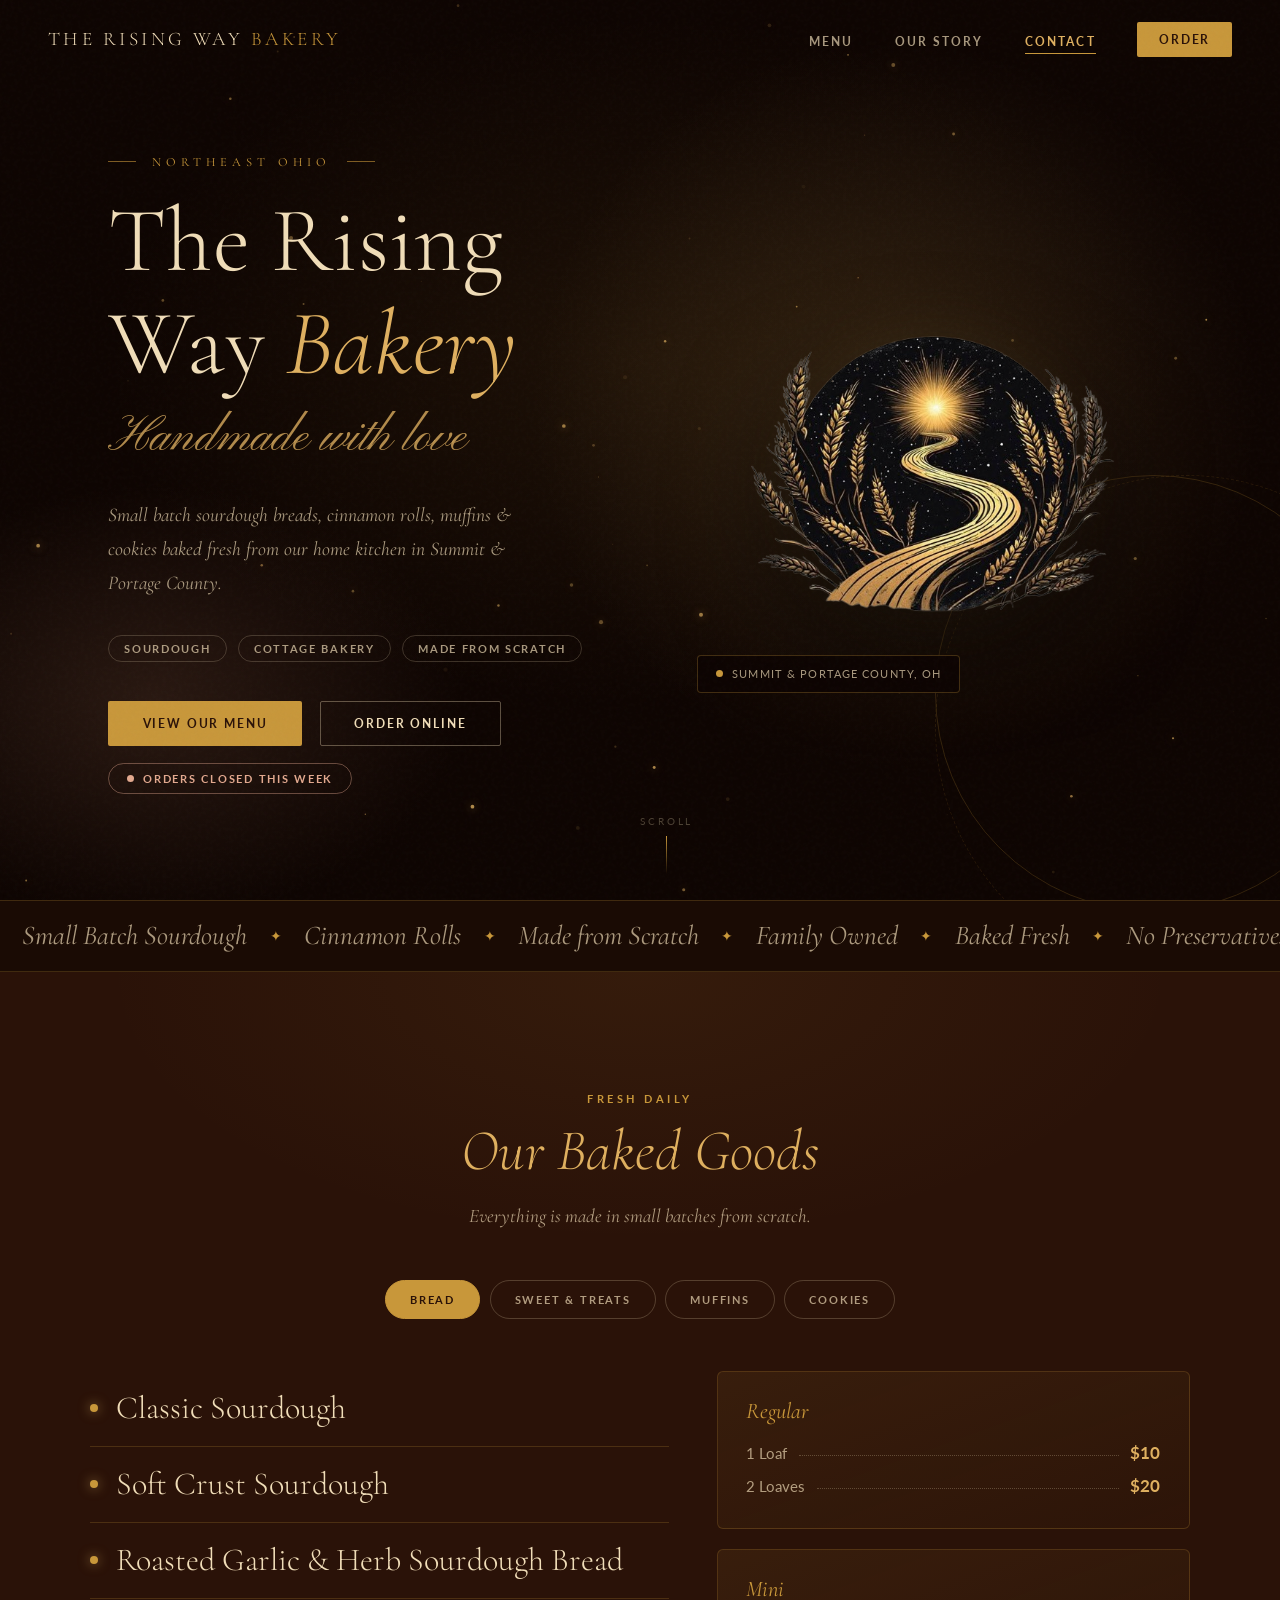
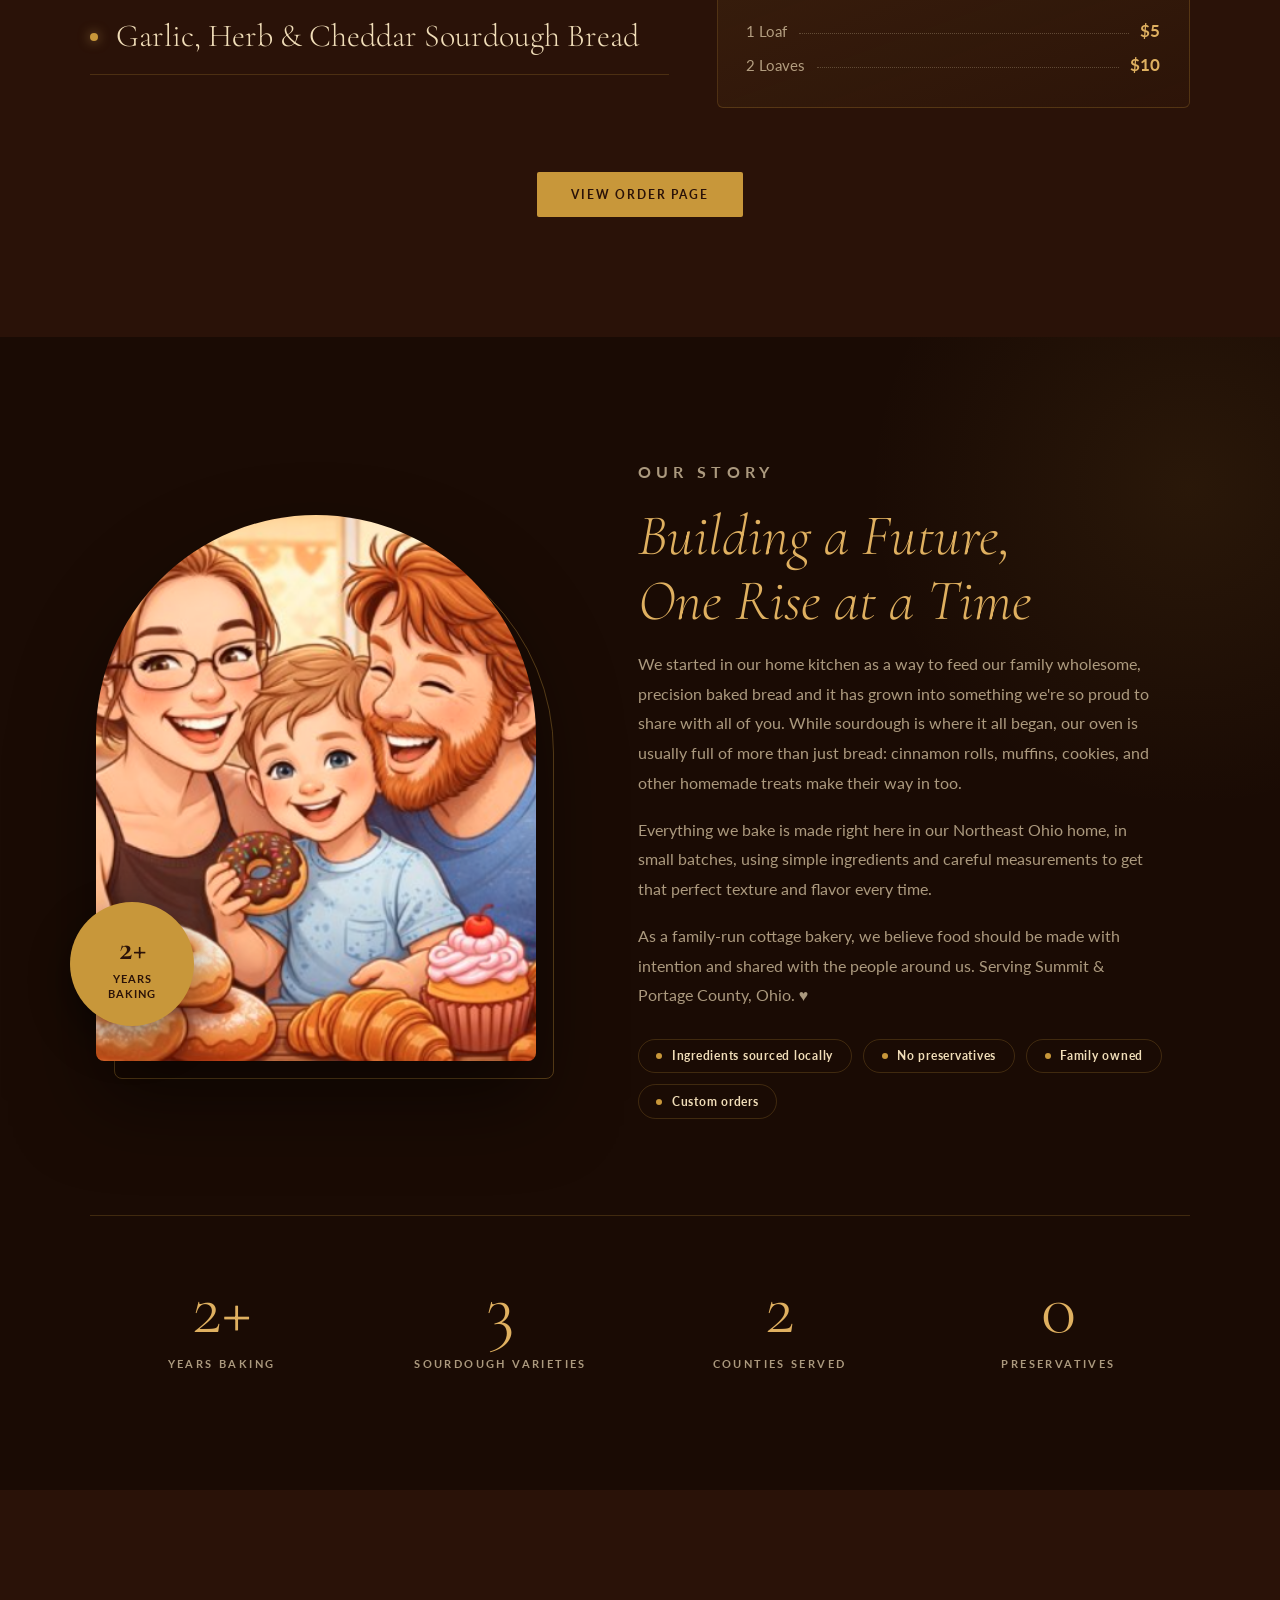
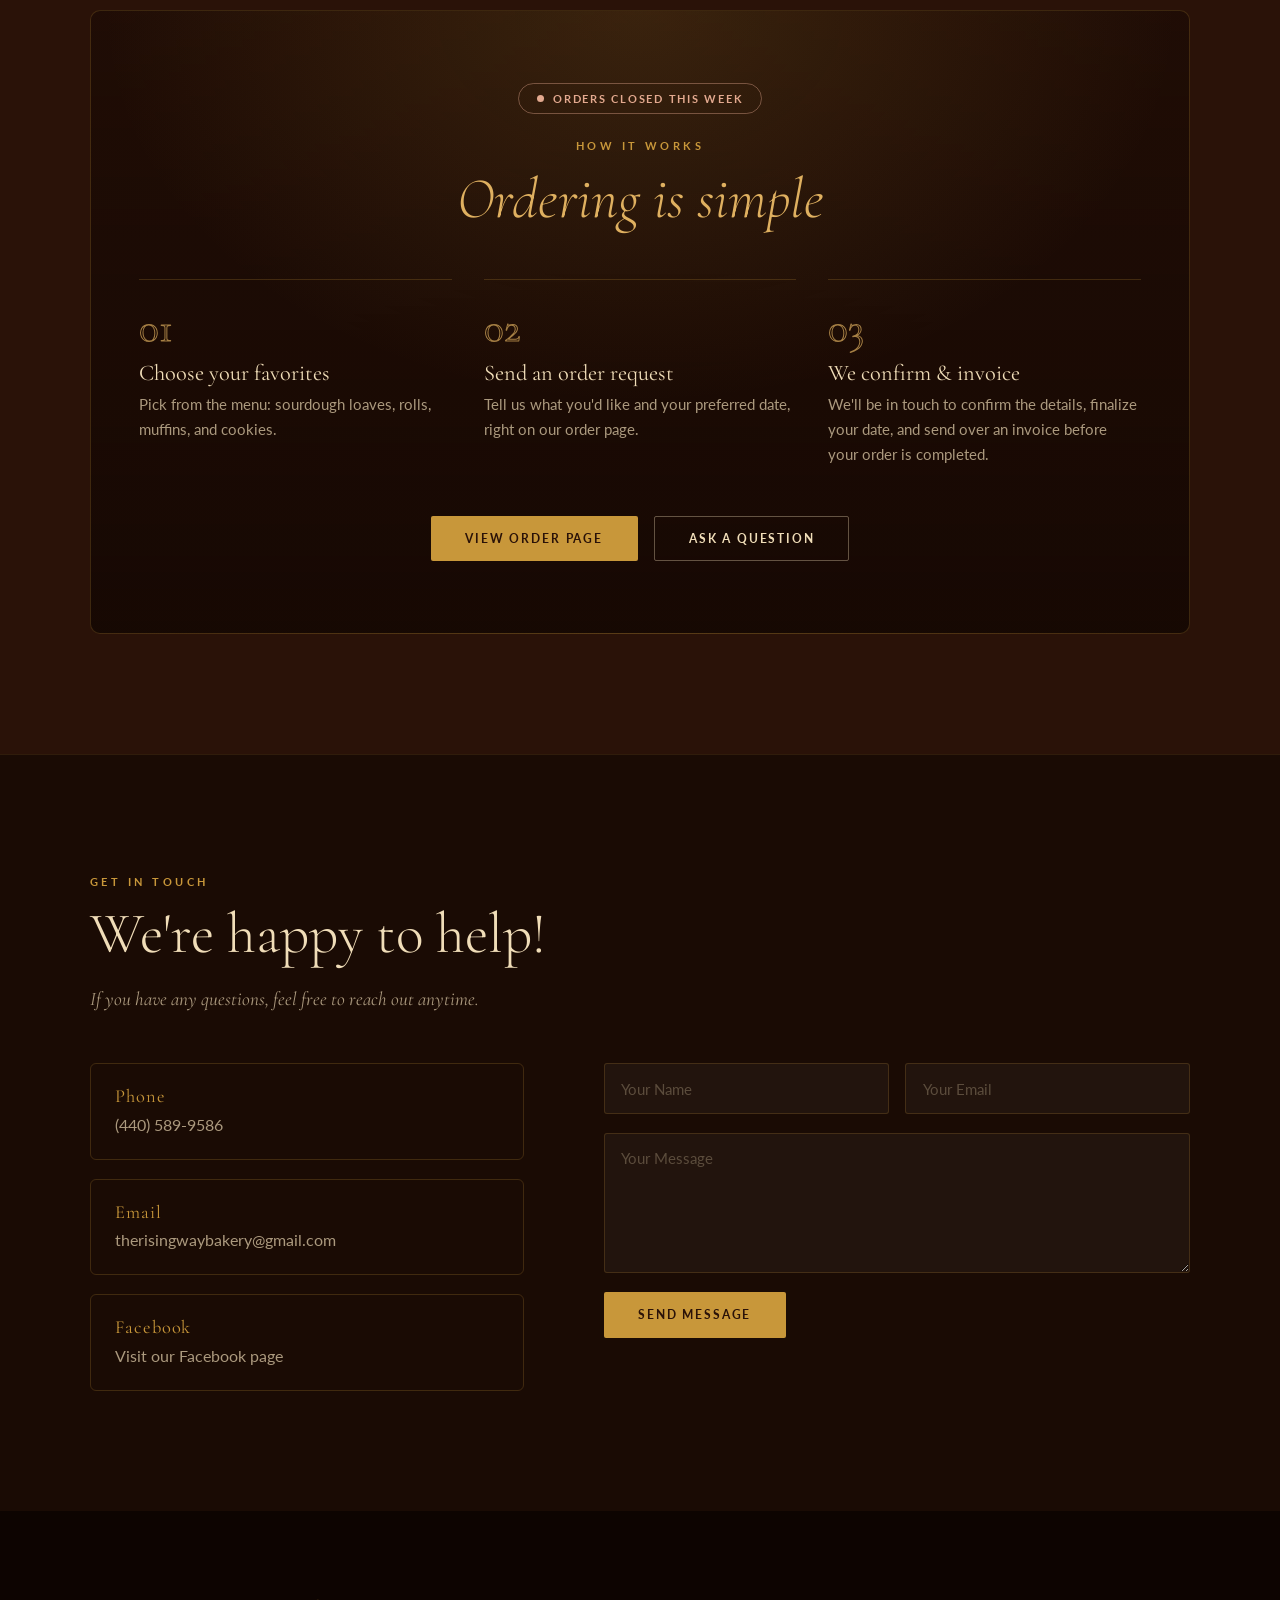
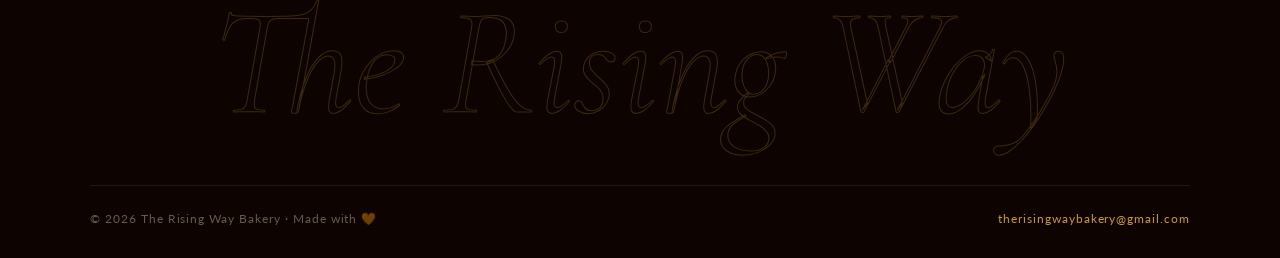
<file: index.html>
<!DOCTYPE html>
<html lang="en">
<head>
  <meta charset="UTF-8">
  <meta name="viewport" content="width=device-width, initial-scale=1.0">
  <meta name="Author" content="Bryan Thomas">
  <meta name="description" content="The Rising Way Bakery: small batch sourdough, cinnamon rolls, muffins and cookies baked fresh in Summit & Portage County, Ohio.">
  <meta name="theme-color" content="#0D0401">
  <title>The Rising Way Bakery</title>
  <link rel="preconnect" href="https://fonts.googleapis.com">
  <link rel="preconnect" href="https://fonts.gstatic.com" crossorigin>
  <link href="https://fonts.googleapis.com/css2?family=Pinyon+Script&family=Cormorant+Garamond:ital,wght@0,300;0,400;0,600;1,300;1,400&family=Lato:wght@300;400;700&display=swap" rel="stylesheet">
  <link rel="icon" href="icons8-bread-and-rye-64.png" type="image/png">
  <link rel="stylesheet" href="style.css">
  <script>
    document.documentElement.classList.add('js');
    setTimeout(function () { document.documentElement.classList.add('reveal-all'); }, 4000);
  </script>
</head>
<body>

  <div class="progress" aria-hidden="true"></div>

  <!-- NAV -->
  <nav>
    <a href="#top" class="nav-logo">The Rising Way <span>Bakery</span></a>
    <button class="nav-toggle" aria-label="Menu" aria-expanded="false" aria-controls="nav-links"><span></span><span></span></button>
    <ul id="nav-links">
      <li><a href="#menu">Menu</a></li>
      <li><a href="#about">Our Story</a></li>
      <li><a href="#contact">Contact</a></li>
      <li><a href="order.html" class="btn btn-primary btn-small">Order</a></li>
    </ul>
  </nav>

  <!-- HERO -->
  <header class="hero" id="top">
    <canvas id="embers" aria-hidden="true"></canvas>

    <div class="hero-inner">
      <div class="hero-text">
        <span class="hero-eyebrow">Northeast Ohio</span>

        <h1 class="hero-title" aria-label="The Rising Way Bakery">
          <span class="word" aria-hidden="true"><span style="--i:0">The</span></span><span class="word" aria-hidden="true"><span style="--i:1">Rising</span></span><br>
          <span class="word" aria-hidden="true"><span style="--i:2">Way</span></span><span class="word em" aria-hidden="true"><span style="--i:3">Bakery</span></span>
        </h1>

        <p class="hero-subtitle">Handmade with love</p>

        <p class="hero-desc">Small batch sourdough breads, cinnamon rolls, muffins &amp; cookies baked fresh from our home kitchen in Summit &amp; Portage County.</p>

        <div class="hero-tags">
          <span class="hero-tag">Sourdough</span>
          <span class="hero-tag">Cottage Bakery</span>
          <span class="hero-tag">Made from Scratch</span>
        </div>

        <div class="hero-cta">
          <a href="#menu" class="btn btn-primary">View Our Menu</a>
          <a href="order.html" class="btn btn-outline">Order Online</a>
          <span class="status closed" data-order-status>Orders closed this week</span>
        </div>
      </div>

      <div class="hero-visual">
        <div class="emblem">
          <div class="emblem-glow"></div>
          <img src="logo.png" alt="The Rising Way Bakery emblem: a golden path winding through wheat toward a rising sun">
        </div>
        <div class="hero-location"><i></i>Summit &amp; Portage County, OH</div>
      </div>
    </div>

    <div class="scroll-cue" aria-hidden="true">Scroll</div>
  </header>

  <!-- MARQUEE -->
  <div class="marquee" aria-hidden="true">
    <div class="marquee-track">
      <div class="marquee-group">
        <span>Small Batch Sourdough</span><i>&#10022;</i><span>Cinnamon Rolls</span><i>&#10022;</i><span>Made from Scratch</span><i>&#10022;</i><span>Family Owned</span><i>&#10022;</i><span>Baked Fresh</span><i>&#10022;</i><span>No Preservatives</span><i>&#10022;</i>
      </div>
      <div class="marquee-group">
        <span>Small Batch Sourdough</span><i>&#10022;</i><span>Cinnamon Rolls</span><i>&#10022;</i><span>Made from Scratch</span><i>&#10022;</i><span>Family Owned</span><i>&#10022;</i><span>Baked Fresh</span><i>&#10022;</i><span>No Preservatives</span><i>&#10022;</i>
      </div>
    </div>
  </div>

  <main>
    <!-- MENU -->
    <section class="section" id="menu">
      <div class="section-inner">
        <div class="center reveal">
          <p class="section-label">Fresh Daily</p>
          <h2 class="section-title"><em>Our Baked Goods</em></h2>
          <p class="section-sub">Everything is made in small batches from scratch.</p>
        </div>

        <div class="tabs reveal" role="tablist" aria-label="Menu categories" style="--d:.1s">
          <button class="tab" role="tab" id="tab-bread" aria-controls="panel-bread" aria-selected="true">Bread</button>
          <button class="tab" role="tab" id="tab-sweet" aria-controls="panel-sweet" aria-selected="false" tabindex="-1">Sweet &amp; Treats</button>
          <button class="tab" role="tab" id="tab-muffins" aria-controls="panel-muffins" aria-selected="false" tabindex="-1">Muffins</button>
          <button class="tab" role="tab" id="tab-cookies" aria-controls="panel-cookies" aria-selected="false" tabindex="-1">Cookies</button>
        </div>

        <div class="menu-panel reveal" id="panel-bread" role="tabpanel" aria-labelledby="tab-bread" style="--d:.15s">
          <h3 class="panel-title">Bread</h3>
          <ul class="menu-items">
            <li>Classic Sourdough</li>
            <li>Soft Crust Sourdough</li>
            <li>Roasted Garlic &amp; Herb Sourdough Bread</li>
            <li>Garlic, Herb &amp; Cheddar Sourdough Bread</li>
          </ul>
          <div class="menu-prices">
            <div class="price-card">
              <h4>Regular</h4>
              <div class="price-row"><span>1 Loaf</span><b>$10</b></div>
              <div class="price-row"><span>2 Loaves</span><b>$20</b></div>
            </div>
            <div class="price-card">
              <h4>Mini</h4>
              <div class="price-row"><span>1 Loaf</span><b>$5</b></div>
              <div class="price-row"><span>2 Loaves</span><b>$10</b></div>
            </div>
          </div>
        </div>

        <div class="menu-panel" id="panel-sweet" role="tabpanel" aria-labelledby="tab-sweet">
          <h3 class="panel-title">Sweet &amp; Treats</h3>
          <ul class="menu-items">
            <li>Classic Cinnamon Roll</li>
            <li>Chocolate Peanut Butter Roll</li>
          </ul>
          <div class="menu-prices">
            <div class="price-card">
              <h4>Jumbo</h4>
              <div class="price-row"><span>Single</span><b>$5</b></div>
              <div class="price-row"><span>4 Pack</span><b>$15</b></div>
            </div>
            <div class="price-card">
              <h4>Bite Size</h4>
              <div class="price-row"><span>Snack Pack</span><b>$5</b></div>
              <div class="price-row"><span>Party Pack</span><b>$20</b></div>
            </div>
          </div>
        </div>

        <div class="menu-panel" id="panel-muffins" role="tabpanel" aria-labelledby="tab-muffins">
          <h3 class="panel-title">Muffins</h3>
          <ul class="menu-items">
            <li>Blueberry Breakfast Bread</li>
          </ul>
          <div class="menu-prices">
            <div class="price-card">
              <h4>Jumbo</h4>
              <div class="price-row"><span>Single</span><b>$3</b></div>
              <div class="price-row"><span>2 Pack</span><b>$5</b></div>
              <div class="price-row"><span>4 Pack</span><b>$7</b></div>
            </div>
          </div>
        </div>

        <div class="menu-panel" id="panel-cookies" role="tabpanel" aria-labelledby="tab-cookies">
          <h3 class="panel-title">Cookies</h3>
          <ul class="menu-items">
            <li>Assorted Cookies</li>
          </ul>
          <div class="menu-prices">
            <div class="price-card">
              <h4>Cookie</h4>
              <div class="price-row"><span>Single</span><b>$3.50</b></div>
            </div>
          </div>
        </div>

        <div class="menu-foot reveal">
          <a href="order.html" class="btn btn-primary" data-order-button>Order Online</a>
        </div>
      </div>
    </section>

    <!-- STORY -->
    <section class="section" id="about">
      <div class="section-inner">
        <div class="about-grid">
          <div class="arch-wrap reveal">
            <div class="arch"><img src="about.png" alt="The family behind The Rising Way Bakery, smiling together" loading="lazy"></div>
            <div class="about-badge"><strong>2+</strong>Years<br>Baking</div>
          </div>

          <div class="about-text">
            <p class="section-label reveal">Our Story</p>
            <h2 class="section-title reveal" style="--d:.08s"><em>Building a Future,<br>One Rise at a Time</em></h2>
            <p class="reveal" style="--d:.16s">We started in our home kitchen as a way to feed our family wholesome, precision baked bread and it has grown into something we're so proud to share with all of you. While sourdough is where it all began, our oven is usually full of more than just bread: cinnamon rolls, muffins, cookies, and other homemade treats make their way in too.</p>
            <p class="reveal" style="--d:.22s">Everything we bake is made right here in our Northeast Ohio home, in small batches, using simple ingredients and careful measurements to get that perfect texture and flavor every time.</p>
            <p class="reveal" style="--d:.28s">As a family-run cottage bakery, we believe food should be made with intention and shared with the people around us. Serving Summit &amp; Portage County, Ohio. &#9829;</p>
            <div class="values reveal" style="--d:.34s">
              <div class="value-item">Ingredients sourced locally</div>
              <div class="value-item">No preservatives</div>
              <div class="value-item">Family owned</div>
              <div class="value-item">Custom orders</div>
            </div>
          </div>
        </div>

        <div class="stats reveal">
          <div class="stat"><div class="stat-num" data-count="2" data-suffix="+">2+</div><div class="stat-label">Years Baking</div></div>
          <div class="stat"><div class="stat-num" data-count="4">4</div><div class="stat-label">Sourdough Varieties</div></div>
          <div class="stat"><div class="stat-num" data-count="2">2</div><div class="stat-label">Counties Served</div></div>
          <div class="stat"><div class="stat-num" data-count="0">0</div><div class="stat-label">Preservatives</div></div>
        </div>
      </div>
    </section>

    <!-- HOW TO ORDER -->
    <section class="section" id="order">
      <div class="section-inner">
        <div class="order-band reveal">
          <span class="status closed" data-order-status>Orders closed this week</span>
          <p class="section-label">How It Works</p>
          <h2 class="section-title"><em>Ordering is simple</em></h2>

          <div class="order-steps">
            <div class="order-step">
              <h4>Choose your favorites</h4>
              <p>Pick from the menu: sourdough loaves, rolls, muffins, and cookies.</p>
            </div>
            <div class="order-step">
              <h4>Send an order request</h4>
              <p>Tell us what you'd like and your preferred date, right on our order page.</p>
            </div>
            <div class="order-step">
              <h4>We confirm &amp; invoice</h4>
              <p>We'll be in touch to confirm the details, finalize your date, and send over an invoice before your order is completed.</p>
            </div>
          </div>

          <a href="order.html" class="btn btn-primary" data-order-button>Order Online</a>
          <a href="#contact" class="btn btn-outline">Ask a Question</a>
        </div>
      </div>
    </section>

    <!-- CONTACT -->
    <section class="section" id="contact">
      <div class="section-inner">
        <div class="reveal">
          <p class="section-label">Get In Touch</p>
          <h2 class="section-title">We're happy to help!</h2>
          <p class="section-sub">If you have any questions, feel free to reach out anytime.</p>
        </div>

        <div class="contact-grid">
          <div class="info-blocks">
            <div class="info-block reveal">
              <h4>Phone</h4>
              <p>(440) 589-9586</p>
            </div>
            <div class="info-block reveal" style="--d:.08s">
              <h4>Email</h4>
              <a href="mailto:therisingwaybakery@gmail.com">therisingwaybakery@gmail.com</a>
            </div>
            <div class="info-block reveal" style="--d:.16s">
              <h4>Facebook</h4>
              <a href="https://www.facebook.com/profile.php?id=61570867179585" target="_blank" rel="noopener noreferrer">Visit our Facebook page</a>
            </div>
          </div>

          <form class="contact-form reveal" style="--d:.1s" action="https://formspree.io/f/YOUR_FORM_ID" method="POST">
            <div class="form-row">
              <input type="text" name="name" placeholder="Your Name" aria-label="Your name" required>
              <input type="email" name="email" placeholder="Your Email" aria-label="Your email" required>
            </div>
            <textarea name="message" placeholder="Your Message" aria-label="Your message" required></textarea>
            <input type="text" name="_gotcha" style="display:none" tabindex="-1" autocomplete="off">
            <button type="submit" class="btn btn-primary">Send Message</button>
          </form>
        </div>
      </div>
    </section>
  </main>

  <!-- FOOTER -->
  <footer>
    <div class="footer-word" aria-hidden="true">The Rising Way</div>
    <div class="footer-bar">
      <span>&copy; 2026 The Rising Way Bakery &middot; Made with 🧡</span>
      <a href="mailto:therisingwaybakery@gmail.com">therisingwaybakery@gmail.com</a>
    </div>
  </footer>

  <script src="order-status.js"></script>
  <script src="script.js" defer></script>
</body>
</html>
</file>
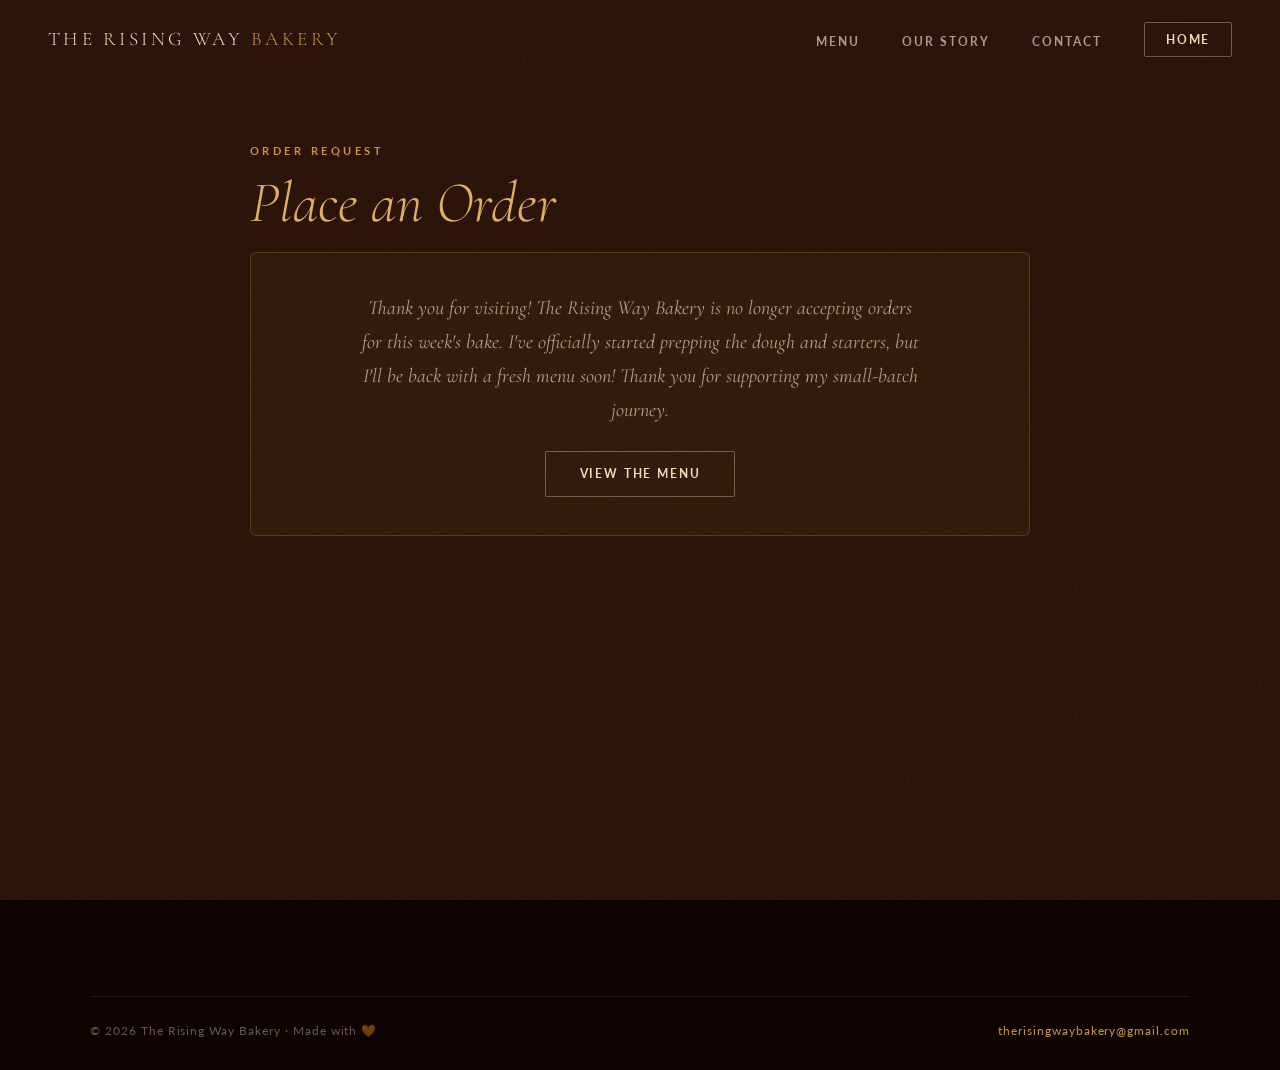
<file: order.html>
<!DOCTYPE html>
<html lang="en">
<head>
  <meta charset="UTF-8">
  <meta name="viewport" content="width=device-width, initial-scale=1.0">
  <meta name="Author" content="Bryan Thomas">
  <title>Order | The Rising Way Bakery</title>
  <link href="https://fonts.googleapis.com/css2?family=Pinyon+Script&family=Cormorant+Garamond:ital,wght@0,300;0,400;0,600;1,300;1,400&family=Lato:wght@300;400;700&display=swap" rel="stylesheet">
  <link rel="icon" href="icons8-bread-and-rye-64.png" type="image/png">
  <link rel="stylesheet" href="style.css">
</head>
<body>

  <div class="progress" aria-hidden="true"></div>

  <!-- NAV -->
  <nav>
    <a href="index.html" class="nav-logo">The Rising Way <span>Bakery</span></a>
    <button class="nav-toggle" aria-label="Menu" aria-expanded="false" aria-controls="nav-links"><span></span><span></span></button>
    <ul id="nav-links">
      <li><a href="index.html#menu">Menu</a></li>
      <li><a href="index.html#about">Our Story</a></li>
      <li><a href="index.html#contact">Contact</a></li>
      <li><a href="index.html" class="btn btn-outline btn-small">Home</a></li>
    </ul>
  </nav>

  <!-- ORDER -->
  <section class="order-page">
    <div class="section-inner">
      <p class="section-label">Order Request</p>
      <h1 class="section-title"><em>Place an Order</em></h1>
      <div class="order-closed" id="order-closed">
        <p id="order-closed-message">Thank you for visiting! The Rising Way Bakery is no longer accepting orders for this week's bake. I've officially started prepping the dough and starters, but I'll be back with a fresh menu soon! Thank you for supporting my small-batch journey.</p>
        <a href="index.html#menu" class="btn btn-outline">View the Menu</a>
      </div>

      <p class="section-sub" id="order-intro" hidden>Choose what you'd like and send it our way. We'll be in touch to confirm the details, finalize your date, and send over an invoice before your order is completed.</p>

      <form class="contact-form order-form" action="https://formspree.io/f/YOUR_FORM_ID" method="POST" hidden>

        <fieldset class="order-fieldset">
          <legend>Your Details</legend>
          <div class="form-row">
            <div class="field">
              <label for="name">Name</label>
              <input type="text" id="name" name="name" required>
            </div>
            <div class="field">
              <label for="email">Email</label>
              <input type="email" id="email" name="email" required>
            </div>
          </div>
          <div class="form-row">
            <div class="field">
              <label for="phone">Phone</label>
              <input type="tel" id="phone" name="phone" required>
            </div>
            <div class="field">
              <label for="date">Preferred Date</label>
              <input type="date" id="date" name="Preferred date" required>
            </div>
          </div>
        </fieldset>

        <fieldset class="order-fieldset">
          <legend>Muffins</legend>
          <div class="order-item">
            <div><span class="order-item-name">Blueberry Breakfast Bread</span><span class="order-item-detail">Jumbo, single</span></div>
            <span class="order-item-price">$3</span>
            <input type="number" min="0" max="99" value="0" data-price="3" name="Blueberry Breakfast Bread - Jumbo Single" aria-label="Quantity: Blueberry Breakfast Bread, jumbo single">
          </div>
          <div class="order-item">
            <div><span class="order-item-name">Blueberry Breakfast Bread</span><span class="order-item-detail">Jumbo, 2 pack</span></div>
            <span class="order-item-price">$5</span>
            <input type="number" min="0" max="99" value="0" data-price="5" name="Blueberry Breakfast Bread - Jumbo 2 Pack" aria-label="Quantity: Blueberry Breakfast Bread, jumbo 2 pack">
          </div>
          <div class="order-item">
            <div><span class="order-item-name">Blueberry Breakfast Bread</span><span class="order-item-detail">Jumbo, 4 pack</span></div>
            <span class="order-item-price">$7</span>
            <input type="number" min="0" max="99" value="0" data-price="7" name="Blueberry Breakfast Bread - Jumbo 4 Pack" aria-label="Quantity: Blueberry Breakfast Bread, jumbo 4 pack">
          </div>
        </fieldset>

        <fieldset class="order-fieldset">
          <legend>Bread</legend>
          <div class="order-item">
            <div><span class="order-item-name">Classic Sourdough</span><span class="order-item-detail">Regular loaf</span></div>
            <span class="order-item-price">$10</span>
            <input type="number" min="0" max="99" value="0" data-price="10" name="Classic Sourdough - Regular Loaf" aria-label="Quantity: Classic Sourdough, regular loaf">
          </div>
          <div class="order-item">
            <div><span class="order-item-name">Classic Sourdough</span><span class="order-item-detail">Mini loaf</span></div>
            <span class="order-item-price">$5</span>
            <input type="number" min="0" max="99" value="0" data-price="5" name="Classic Sourdough - Mini Loaf" aria-label="Quantity: Classic Sourdough, mini loaf">
          </div>
          <div class="order-item">
            <div><span class="order-item-name">Soft Crust Sourdough</span><span class="order-item-detail">Regular loaf</span></div>
            <span class="order-item-price">$10</span>
            <input type="number" min="0" max="99" value="0" data-price="10" name="Soft Crust Sourdough - Regular Loaf" aria-label="Quantity: Soft Crust Sourdough, regular loaf">
          </div>
          <div class="order-item">
            <div><span class="order-item-name">Soft Crust Sourdough</span><span class="order-item-detail">Mini loaf</span></div>
            <span class="order-item-price">$5</span>
            <input type="number" min="0" max="99" value="0" data-price="5" name="Soft Crust Sourdough - Mini Loaf" aria-label="Quantity: Soft Crust Sourdough, mini loaf">
          </div>
          <div class="order-item">
            <div><span class="order-item-name">Roasted Garlic &amp; Herb Sourdough Bread</span><span class="order-item-detail">Regular loaf</span></div>
            <span class="order-item-price">$10</span>
            <input type="number" min="0" max="99" value="0" data-price="10" name="Roasted Garlic &amp; Herb Sourdough Bread - Regular Loaf" aria-label="Quantity: Roasted Garlic and Herb Sourdough Bread, regular loaf">
          </div>
          <div class="order-item">
            <div><span class="order-item-name">Roasted Garlic &amp; Herb Sourdough Bread</span><span class="order-item-detail">Mini loaf</span></div>
            <span class="order-item-price">$5</span>
            <input type="number" min="0" max="99" value="0" data-price="5" name="Roasted Garlic &amp; Herb Sourdough Bread - Mini Loaf" aria-label="Quantity: Roasted Garlic and Herb Sourdough Bread, mini loaf">
          </div>
          <div class="order-item">
            <div><span class="order-item-name">Garlic, Herb &amp; Cheddar Sourdough Bread</span><span class="order-item-detail">Regular loaf</span></div>
            <span class="order-item-price">$10</span>
            <input type="number" min="0" max="99" value="0" data-price="10" name="Garlic, Herb &amp; Cheddar Sourdough Bread - Regular Loaf" aria-label="Quantity: Garlic, Herb and Cheddar Sourdough Bread, regular loaf">
          </div>
          <div class="order-item">
            <div><span class="order-item-name">Garlic, Herb &amp; Cheddar Sourdough Bread</span><span class="order-item-detail">Mini loaf</span></div>
            <span class="order-item-price">$5</span>
            <input type="number" min="0" max="99" value="0" data-price="5" name="Garlic, Herb &amp; Cheddar Sourdough Bread - Mini Loaf" aria-label="Quantity: Garlic, Herb and Cheddar Sourdough Bread, mini loaf">
          </div>
        </fieldset>

        <fieldset class="order-fieldset">
          <legend>Sweet &amp; Treats</legend>
          <div class="order-item">
            <div><span class="order-item-name">Classic Cinnamon Roll</span><span class="order-item-detail">Jumbo, single</span></div>
            <span class="order-item-price">$5</span>
            <input type="number" min="0" max="99" value="0" data-price="5" name="Classic Cinnamon Roll - Jumbo Single" aria-label="Quantity: Classic Cinnamon Roll, jumbo single">
          </div>
          <div class="order-item">
            <div><span class="order-item-name">Classic Cinnamon Roll</span><span class="order-item-detail">Jumbo, 4 pack</span></div>
            <span class="order-item-price">$15</span>
            <input type="number" min="0" max="99" value="0" data-price="15" name="Classic Cinnamon Roll - Jumbo 4 Pack" aria-label="Quantity: Classic Cinnamon Roll, jumbo 4 pack">
          </div>
          <div class="order-item">
            <div><span class="order-item-name">Classic Cinnamon Roll</span><span class="order-item-detail">Bite size, snack pack</span></div>
            <span class="order-item-price">$5</span>
            <input type="number" min="0" max="99" value="0" data-price="5" name="Classic Cinnamon Roll - Bite Size Snack Pack" aria-label="Quantity: Classic Cinnamon Roll, bite size snack pack">
          </div>
          <div class="order-item">
            <div><span class="order-item-name">Classic Cinnamon Roll</span><span class="order-item-detail">Bite size, party pack</span></div>
            <span class="order-item-price">$20</span>
            <input type="number" min="0" max="99" value="0" data-price="20" name="Classic Cinnamon Roll - Bite Size Party Pack" aria-label="Quantity: Classic Cinnamon Roll, bite size party pack">
          </div>
          <div class="order-item">
            <div><span class="order-item-name">Chocolate Peanut Butter Roll</span><span class="order-item-detail">Jumbo, single</span></div>
            <span class="order-item-price">$5</span>
            <input type="number" min="0" max="99" value="0" data-price="5" name="Chocolate Peanut Butter Roll - Jumbo Single" aria-label="Quantity: Chocolate Peanut Butter Roll, jumbo single">
          </div>
          <div class="order-item">
            <div><span class="order-item-name">Chocolate Peanut Butter Roll</span><span class="order-item-detail">Jumbo, 4 pack</span></div>
            <span class="order-item-price">$15</span>
            <input type="number" min="0" max="99" value="0" data-price="15" name="Chocolate Peanut Butter Roll - Jumbo 4 Pack" aria-label="Quantity: Chocolate Peanut Butter Roll, jumbo 4 pack">
          </div>
          <div class="order-item">
            <div><span class="order-item-name">Chocolate Peanut Butter Roll</span><span class="order-item-detail">Bite size, snack pack</span></div>
            <span class="order-item-price">$5</span>
            <input type="number" min="0" max="99" value="0" data-price="5" name="Chocolate Peanut Butter Roll - Bite Size Snack Pack" aria-label="Quantity: Chocolate Peanut Butter Roll, bite size snack pack">
          </div>
          <div class="order-item">
            <div><span class="order-item-name">Chocolate Peanut Butter Roll</span><span class="order-item-detail">Bite size, party pack</span></div>
            <span class="order-item-price">$20</span>
            <input type="number" min="0" max="99" value="0" data-price="20" name="Chocolate Peanut Butter Roll - Bite Size Party Pack" aria-label="Quantity: Chocolate Peanut Butter Roll, bite size party pack">
          </div>
        </fieldset>

        <fieldset class="order-fieldset">
          <legend>Cookies</legend>
          <div class="order-item">
            <div><span class="order-item-name">Assorted Cookies</span><span class="order-item-detail">Single</span></div>
            <span class="order-item-price">$3.50</span>
            <input type="number" min="0" max="99" value="0" data-price="3.5" name="Assorted Cookies - Single" aria-label="Quantity: Assorted Cookies, single">
          </div>
        </fieldset>

        <fieldset class="order-fieldset">
          <legend>Notes</legend>
          <div class="field">
            <label for="notes">Allergies, custom requests, or anything else we should know</label>
            <textarea id="notes" name="notes"></textarea>
          </div>
        </fieldset>

        <div class="order-total">
          <span>Estimated total</span>
          <strong id="order-total">$0.00</strong>
        </div>
        <input type="hidden" name="Estimated total" value="$0.00">
        <p class="order-error" id="order-error" role="alert" hidden>Please add at least one item to your order.</p>
        <p class="order-note">This is an order request, not a charge. We'll confirm everything and send an invoice before your order is completed.</p>

        <input type="text" name="_gotcha" style="display:none" tabindex="-1" autocomplete="off">
        <button type="submit" class="btn btn-primary">Send Order Request</button>
      </form>
    </div>
  </section>

  <!-- FOOTER -->
  <footer class="order-footer">
    <div class="footer-bar">
      <span>&copy; 2026 The Rising Way Bakery &middot; Made with 🧡</span>
      <a href="mailto:therisingwaybakery@gmail.com">therisingwaybakery@gmail.com</a>
    </div>
  </footer>

  <script src="order-status.js"></script>
  <script src="script.js" defer></script>
  <script>
    const form = document.querySelector('.order-form');

    if (window.ORDERS_OPEN === true) {
      form.hidden = false;
      document.getElementById('order-intro').hidden = false;
      document.getElementById('order-closed').hidden = true;
    } else if (window.ORDERS_CLOSED_MESSAGE) {
      document.getElementById('order-closed-message').textContent = window.ORDERS_CLOSED_MESSAGE;
    }

    const quantities = [...form.querySelectorAll('input[data-price]')];
    const totalEl = document.getElementById('order-total');
    const totalInput = form.querySelector('input[name="Estimated total"]');
    const errorEl = document.getElementById('order-error');

    document.getElementById('date').min = new Date().toLocaleDateString('en-CA');

    function updateTotal() {
      const total = quantities.reduce((sum, input) => sum + (Number(input.value) || 0) * Number(input.dataset.price), 0);
      totalEl.textContent = '$' + total.toFixed(2);
      totalInput.value = '$' + total.toFixed(2);
      if (total > 0) errorEl.hidden = true;
    }

    form.addEventListener('input', updateTotal);

    form.addEventListener('submit', (event) => {
      if (!quantities.some((input) => Number(input.value) > 0)) {
        event.preventDefault();
        errorEl.hidden = false;
        return;
      }
      quantities.forEach((input) => { if (!(Number(input.value) > 0)) input.disabled = true; });
    });

    window.addEventListener('pageshow', () => {
      quantities.forEach((input) => { input.disabled = false; });
      updateTotal();
    });
  </script>

</body>
</html>
</file>
<file: style.css>
:root {
  --bg:          #2A1208;
  --bg-darker:   #1A0B04;
  --bg-darkest:  #0D0401;
  --cream:       #F0DDB8;
  --cream-dim:   rgba(240, 221, 184, 0.68);
  --cream-faint: rgba(240, 221, 184, 0.28);
  --gold:        #C8973A;
  --gold-light:  #DFB060;
  --line:        rgba(200, 151, 58, 0.22);
  --ease:        cubic-bezier(0.2, 0.7, 0.2, 1);
}

*, *::before, *::after { margin: 0; padding: 0; box-sizing: border-box; }
html { scroll-behavior: smooth; scroll-padding-top: 5rem; }

body {
  font-family: 'Lato', sans-serif;
  background-color: var(--bg);
  color: var(--cream);
  overflow-x: hidden;
  -webkit-font-smoothing: antialiased;
}
body.no-scroll { overflow: hidden; }

::selection { background: var(--gold); color: var(--bg-darkest); }
[hidden] { display: none !important; }
img { max-width: 100%; display: block; }

a:focus-visible, button:focus-visible, input:focus-visible, textarea:focus-visible, select:focus-visible {
  outline: 2px solid var(--gold-light);
  outline-offset: 3px;
}

/* Film grain over everything */
body::after {
  content: '';
  position: fixed; inset: 0;
  pointer-events: none;
  z-index: 300;
  opacity: 0.5;
  background-image: url("data:image/svg+xml,%3Csvg viewBox='0 0 256 256' xmlns='http://www.w3.org/2000/svg'%3E%3Cfilter id='n'%3E%3CfeTurbulence type='fractalNoise' baseFrequency='0.9' numOctaves='3' stitchTiles='stitch'/%3E%3C/filter%3E%3Crect width='100%25' height='100%25' filter='url(%23n)' opacity='0.05'/%3E%3C/svg%3E");
}

/* ── SCROLL PROGRESS ── */
.progress {
  position: fixed; top: 0; left: 0;
  width: 100%; height: 2px;
  transform: scaleX(0);
  transform-origin: left;
  background: linear-gradient(90deg, var(--gold), var(--gold-light));
  z-index: 200;
}

/* ── NAV ── */
nav {
  position: fixed; top: 0; width: 100%;
  z-index: 150;
  padding: 1.4rem 3rem;
  display: flex;
  justify-content: space-between;
  align-items: center;
  border-bottom: 1px solid transparent;
  transition: background 0.4s, padding 0.4s, border-color 0.4s;
}
nav.scrolled {
  background: rgba(13, 4, 1, 0.82);
  backdrop-filter: blur(14px);
  -webkit-backdrop-filter: blur(14px);
  padding: 0.85rem 3rem;
  border-color: rgba(200, 151, 58, 0.18);
}

.nav-logo {
  font-family: 'Cormorant Garamond', serif;
  font-size: 1.2rem;
  font-weight: 300;
  letter-spacing: 0.18em;
  text-transform: uppercase;
  color: var(--cream);
  text-decoration: none;
  position: relative;
  z-index: 2;
}
.nav-logo span { color: var(--gold); }

#nav-links { list-style: none; display: flex; align-items: center; gap: 2.6rem; }
#nav-links a:not(.btn) {
  position: relative;
  text-decoration: none;
  color: var(--cream-dim);
  font-size: 0.72rem;
  font-weight: 700;
  letter-spacing: 0.18em;
  text-transform: uppercase;
  padding: 0.4rem 0;
  transition: color 0.25s;
}
#nav-links a:not(.btn)::after {
  content: '';
  position: absolute; left: 0; right: 0; bottom: 0;
  height: 1px;
  background: var(--gold);
  transform: scaleX(0);
  transform-origin: left;
  transition: transform 0.4s var(--ease);
}
#nav-links a:not(.btn):hover,
#nav-links a.active { color: var(--gold-light); }
#nav-links a:not(.btn):hover::after,
#nav-links a.active::after { transform: scaleX(1); }

.nav-toggle {
  display: none;
  position: relative; z-index: 2;
  width: 44px; height: 44px;
  background: none; border: none; cursor: pointer;
}
.nav-toggle span {
  position: absolute; left: 10px; right: 10px;
  height: 1.5px;
  background: var(--cream);
  transition: transform 0.4s var(--ease), top 0.4s var(--ease);
}
.nav-toggle span:nth-child(1) { top: 16px; }
.nav-toggle span:nth-child(2) { top: 26px; }
nav.open .nav-toggle span:nth-child(1) { top: 21px; transform: rotate(45deg); }
nav.open .nav-toggle span:nth-child(2) { top: 21px; transform: rotate(-45deg); }

/* ── BUTTONS ── */
.btn {
  display: inline-block;
  padding: 0.95rem 2.1rem;
  border-radius: 2px;
  font-family: 'Lato', sans-serif;
  font-size: 0.72rem;
  font-weight: 700;
  letter-spacing: 0.16em;
  text-transform: uppercase;
  text-decoration: none;
  cursor: pointer;
  border: 1px solid transparent;
  transition: transform 0.3s var(--ease), background 0.3s, box-shadow 0.3s, border-color 0.3s;
}
.btn-small { padding: 0.6rem 1.3rem; }
.btn-primary { background: var(--gold); color: var(--bg); }
.btn-primary:hover {
  background: var(--gold-light);
  transform: translateY(-2px);
  box-shadow: 0 12px 30px rgba(200, 151, 58, 0.32);
}
.btn-outline { background: transparent; color: var(--cream); border-color: rgba(240, 221, 184, 0.35); }
.btn-outline:hover {
  background: rgba(240, 221, 184, 0.06);
  border-color: rgba(240, 221, 184, 0.65);
  transform: translateY(-2px);
}

/* ── ORDER STATUS PILL ── */
.status {
  display: inline-flex;
  align-items: center;
  gap: 0.6rem;
  padding: 0.5rem 1.1rem;
  border: 1px solid var(--line);
  border-radius: 100px;
  font-size: 0.68rem;
  font-weight: 700;
  letter-spacing: 0.16em;
  text-transform: uppercase;
  color: var(--cream-dim);
}
.status::before {
  content: '';
  width: 7px; height: 7px;
  border-radius: 50%;
  background: currentColor;
  animation: pulse 2.4s ease infinite;
}
.status.open   { color: #9fd8a6; border-color: rgba(159, 216, 166, 0.4); }
.status.closed { color: #e3a98f; border-color: rgba(227, 169, 143, 0.4); }

/* ── HERO ── */
.hero {
  --mx: 70%; --my: 45%;
  min-height: 100vh;
  display: flex;
  align-items: center;
  position: relative;
  overflow: hidden;
  background-color: var(--bg-darkest);
}
.hero::before {
  content: '';
  position: absolute; inset: 0;
  background:
    radial-gradient(520px circle at var(--mx) var(--my), rgba(223, 176, 96, 0.14), transparent 70%),
    radial-gradient(ellipse 60% 55% at 50% 40%, rgba(200, 151, 58, 0.08), transparent 70%),
    radial-gradient(ellipse 40% 40% at 12% 78%, rgba(92, 61, 46, 0.35), transparent 60%);
  pointer-events: none;
}
#embers { position: absolute; inset: 0; width: 100%; height: 100%; pointer-events: none; }

.hero-inner {
  position: relative; z-index: 1;
  max-width: 1160px; width: 100%;
  margin: 0 auto;
  padding: 9rem 3rem 6rem;
  display: grid;
  grid-template-columns: 1.05fr 0.95fr;
  gap: 4rem;
  align-items: center;
}

.hero-eyebrow {
  font-family: 'Cormorant Garamond', serif;
  font-size: 0.78rem;
  font-weight: 400;
  letter-spacing: 0.4em;
  text-transform: uppercase;
  color: var(--gold);
  margin-bottom: 1.6rem;
  display: flex; align-items: center; gap: 1rem;
  animation: fadeUp 0.9s 0.1s var(--ease) both;
}
.hero-eyebrow::before, .hero-eyebrow::after {
  content: ''; display: block;
  height: 1px; width: 28px;
  background: var(--gold); opacity: 0.6;
}

.hero-title {
  font-family: 'Cormorant Garamond', serif;
  font-size: clamp(3.4rem, 7.2vw, 6.4rem);
  font-weight: 300;
  line-height: 1;
  letter-spacing: 0.005em;
  margin-bottom: 0.4rem;
}
.word { display: inline-block; overflow: hidden; vertical-align: top; padding-bottom: 0.12em; margin-right: 0.22em; }
.word > span {
  display: inline-block;
  transform: translateY(115%);
  animation: wordUp 1.1s var(--ease) forwards;
  animation-delay: calc(var(--i) * 0.13s + 0.25s);
}
.word.em > span { font-style: italic; color: var(--gold-light); }

.hero-subtitle {
  font-family: 'Pinyon Script', cursive;
  font-size: clamp(2.2rem, 3.8vw, 3.2rem);
  color: rgba(223, 176, 96, 0.78);
  margin: 0.4rem 0 1.8rem;
  animation: fadeUp 0.9s 0.85s var(--ease) both;
}
.hero-desc {
  font-family: 'Cormorant Garamond', serif;
  font-size: 1.22rem;
  font-style: italic;
  color: var(--cream-dim);
  line-height: 1.75;
  max-width: 440px;
  margin-bottom: 2.2rem;
  animation: fadeUp 0.9s 1s var(--ease) both;
}
.hero-tags { display: flex; gap: 0.7rem; flex-wrap: wrap; margin-bottom: 2.4rem; animation: fadeUp 0.9s 1.1s var(--ease) both; }
.hero-tag {
  font-size: 0.66rem; font-weight: 700;
  letter-spacing: 0.16em; text-transform: uppercase;
  color: var(--cream-dim);
  border: 1px solid rgba(240, 221, 184, 0.2);
  padding: 0.4rem 0.95rem;
  border-radius: 100px;
}
.hero-cta { display: flex; gap: 1.1rem; flex-wrap: wrap; align-items: center; animation: fadeUp 0.9s 1.2s var(--ease) both; }

.hero-visual { display: flex; justify-content: center; position: relative; animation: fadeUp 1.2s 0.3s var(--ease) both; }
.emblem {
  --rx: 0deg; --ry: 0deg;
  position: relative;
  width: 100%; max-width: 500px;
  aspect-ratio: 1;
  display: grid; place-items: center;
  transform: perspective(900px) rotateX(var(--rx)) rotateY(var(--ry));
  transition: transform 0.25s ease-out;
}
.emblem::before, .emblem::after {
  content: '';
  position: absolute;
  border-radius: 50%;
  top: 50%; left: 50%;
}
.emblem::before {
  width: 92%; aspect-ratio: 1;
  border: 1px solid rgba(200, 151, 58, 0.2);
  animation: spinSlow 70s linear infinite;
}
.emblem::after {
  width: 106%; aspect-ratio: 1;
  border: 1px dashed rgba(200, 151, 58, 0.12);
  animation: spinSlow 110s linear infinite reverse;
}
.emblem-glow {
  position: absolute; inset: 14%;
  border-radius: 50%;
  background: radial-gradient(circle, rgba(223, 176, 96, 0.3), transparent 68%);
  filter: blur(30px);
  animation: breathe 6s ease-in-out infinite;
}
.emblem img {
  position: relative; z-index: 1;
  width: 94%;
  filter: drop-shadow(0 30px 50px rgba(0, 0, 0, 0.6));
  animation: floaty 9s ease-in-out infinite;
}
.hero-location {
  position: absolute; z-index: 2;
  bottom: 4%; left: 0;
  background: rgba(13, 4, 1, 0.9);
  border: 1px solid rgba(200, 151, 58, 0.28);
  border-radius: 4px;
  padding: 0.7rem 1.1rem;
  display: flex; align-items: center; gap: 0.6rem;
  font-size: 0.7rem;
  color: var(--cream-dim);
  letter-spacing: 0.1em;
  text-transform: uppercase;
  backdrop-filter: blur(10px);
}
.hero-location i { width: 7px; height: 7px; border-radius: 50%; background: var(--gold); animation: pulse 2.4s ease infinite; }

.scroll-cue {
  position: absolute; z-index: 1;
  left: 50%; bottom: 1.6rem;
  transform: translateX(-50%);
  display: flex; flex-direction: column; align-items: center; gap: 0.6rem;
  font-size: 0.6rem; letter-spacing: 0.3em; text-transform: uppercase;
  color: var(--cream-faint);
  animation: fadeUp 1s 1.8s var(--ease) both;
}
.scroll-cue::after {
  content: '';
  width: 1px; height: 38px;
  background: linear-gradient(var(--gold), transparent);
  transform-origin: top;
  animation: cue 2.4s ease-in-out infinite;
}

/* ── MARQUEE ── */
.marquee {
  background: var(--bg-darker);
  border-block: 1px solid var(--line);
  overflow: hidden;
  white-space: nowrap;
  padding: 1.15rem 0;
}
.marquee-track { display: inline-flex; animation: marquee 40s linear infinite; }
.marquee-group { display: inline-flex; align-items: center; }
.marquee-group span {
  font-family: 'Cormorant Garamond', serif;
  font-style: italic;
  font-size: 1.7rem;
  color: var(--cream-dim);
  padding: 0 1.4rem;
}
.marquee-group i { color: var(--gold); font-style: normal; font-size: 0.9rem; }

/* ── SECTIONS ── */
.section { padding: 7.5rem 2rem; position: relative; }
.section-inner { max-width: 1100px; margin: 0 auto; }
.center { text-align: center; }

.section-label {
  font-size: 0.68rem; font-weight: 700;
  letter-spacing: 0.32em; text-transform: uppercase;
  color: var(--gold);
  margin-bottom: 0.9rem;
}
.section-title {
  font-family: 'Cormorant Garamond', serif;
  font-size: clamp(2.3rem, 4.6vw, 3.6rem);
  font-weight: 300;
  line-height: 1.12;
  margin-bottom: 1rem;
}
.section-title em { color: var(--gold-light); }
.section-sub {
  font-family: 'Cormorant Garamond', serif;
  font-style: italic;
  font-size: 1.2rem;
  line-height: 1.7;
  color: var(--cream-dim);
  max-width: 560px;
  margin-bottom: 3rem;
}
.center .section-sub { margin-left: auto; margin-right: auto; }

/* Scroll reveal (only when JS is running) */
.js .reveal {
  opacity: 0;
  transform: translateY(30px);
  transition: opacity 0.9s var(--ease), transform 0.9s var(--ease);
  transition-delay: var(--d, 0s);
}
.js .reveal.in, .reveal-all .reveal { opacity: 1; transform: none; }

/* ── MENU ── */
#menu { background: var(--bg); }
#menu::before {
  content: '';
  position: absolute; inset: 0;
  background: radial-gradient(ellipse 60% 40% at 50% 0%, rgba(200, 151, 58, 0.07), transparent 70%);
  pointer-events: none;
}

.tabs { display: none; justify-content: center; gap: 0.6rem; flex-wrap: wrap; margin-bottom: 3.2rem; }
.js .tabs { display: flex; }
.tab {
  background: transparent;
  border: 1px solid rgba(240, 221, 184, 0.22);
  color: var(--cream-dim);
  padding: 0.75rem 1.5rem;
  border-radius: 100px;
  font-family: 'Lato', sans-serif;
  font-size: 0.7rem; font-weight: 700;
  letter-spacing: 0.16em; text-transform: uppercase;
  cursor: pointer;
  transition: background 0.3s, color 0.3s, border-color 0.3s, transform 0.3s var(--ease);
}
.tab:hover { border-color: var(--gold); color: var(--cream); transform: translateY(-2px); }
.tab[aria-selected="true"] { background: var(--gold); border-color: var(--gold); color: var(--bg); }

.menu-panel {
  display: grid;
  grid-template-columns: 1.1fr 0.9fr;
  gap: 3rem;
  align-items: start;
  margin-bottom: 4rem;
  animation: panelIn 0.7s var(--ease) both;
}
.panel-title {
  grid-column: 1 / -1;
  font-family: 'Cormorant Garamond', serif;
  font-size: 2rem; font-weight: 300; font-style: italic;
  color: var(--gold-light);
}
.js .panel-title { display: none; }
.js .menu-panel { margin-bottom: 0; }

.menu-items { list-style: none; }
.menu-items li {
  display: flex; align-items: center; gap: 1.1rem;
  padding: 1.15rem 0;
  border-bottom: 1px solid var(--line);
  font-family: 'Cormorant Garamond', serif;
  font-size: clamp(1.5rem, 2.6vw, 2rem);
  font-weight: 300;
  line-height: 1.2;
  transition: padding-left 0.4s var(--ease), color 0.3s;
}
.menu-items li::before {
  content: '';
  flex-shrink: 0;
  width: 8px; height: 8px;
  border-radius: 50%;
  background: var(--gold);
  box-shadow: 0 0 12px rgba(223, 176, 96, 0.6);
}
.menu-items li:hover { padding-left: 0.8rem; color: var(--gold-light); }

.menu-prices { display: grid; gap: 1.2rem; }
.price-card {
  border: 1px solid var(--line);
  background: linear-gradient(160deg, rgba(200, 151, 58, 0.09), rgba(200, 151, 58, 0.02));
  border-radius: 6px;
  padding: 1.6rem 1.8rem;
  transition: transform 0.5s var(--ease), border-color 0.4s, box-shadow 0.4s;
}
.price-card:hover {
  transform: translateY(-4px);
  border-color: rgba(223, 176, 96, 0.55);
  box-shadow: 0 18px 40px rgba(0, 0, 0, 0.35), 0 0 0 1px rgba(223, 176, 96, 0.1);
}
.price-card h4 {
  font-family: 'Cormorant Garamond', serif;
  font-size: 1.4rem; font-style: italic; font-weight: 400;
  color: var(--gold);
  margin-bottom: 0.7rem;
}
.price-row { display: flex; align-items: baseline; gap: 0.7rem; padding: 0.4rem 0; color: var(--cream-dim); font-size: 0.95rem; }
.price-row::after { content: ''; order: 1; flex: 1; border-bottom: 1px dotted rgba(240, 221, 184, 0.25); transform: translateY(-3px); }
.price-row b { order: 2; font-weight: 700; color: var(--gold-light); font-size: 1.05rem; }

.menu-foot { text-align: center; margin-top: 4rem; }

/* ── STORY ── */
#about { background: var(--bg-darker); overflow: hidden; }
#about::before {
  content: '';
  position: absolute; width: 700px; height: 700px;
  right: -260px; top: -200px;
  border-radius: 50%;
  background: radial-gradient(circle, rgba(200, 151, 58, 0.09), transparent 65%);
  pointer-events: none;
}
.about-grid { display: grid; grid-template-columns: 0.9fr 1.1fr; gap: 6rem; align-items: center; position: relative; }

.arch-wrap { position: relative; max-width: 440px; margin: 0 auto; }
.arch-wrap::before {
  content: '';
  position: absolute; inset: 0;
  transform: translate(18px, 18px);
  border: 1px solid rgba(200, 151, 58, 0.4);
  border-radius: 220px 220px 8px 8px;
}
.arch {
  position: relative;
  aspect-ratio: 5 / 6.2;
  border-radius: 220px 220px 8px 8px;
  overflow: hidden;
  box-shadow: 0 40px 80px rgba(0, 0, 0, 0.5);
}
.arch img { width: 100%; height: 100%; object-fit: cover; object-position: center 30%; transition: transform 1.4s var(--ease); }
.arch-wrap:hover .arch img { transform: scale(1.05); }
.about-badge {
  position: absolute; z-index: 2;
  bottom: 2.2rem; left: -1.6rem;
  width: 124px; height: 124px;
  border-radius: 50%;
  background: var(--gold);
  color: var(--bg);
  display: flex; flex-direction: column; align-items: center; justify-content: center;
  text-align: center;
  font-size: 0.66rem; font-weight: 700;
  letter-spacing: 0.1em; text-transform: uppercase;
  line-height: 1.4;
  box-shadow: 0 16px 40px rgba(0, 0, 0, 0.45);
  animation: floaty 7s ease-in-out infinite;
}
.about-badge strong { font-family: 'Cormorant Garamond', serif; font-size: 2.1rem; letter-spacing: 0; }

.about-text p { color: var(--cream-dim); font-size: 1rem; line-height: 1.85; margin-bottom: 1.1rem; max-width: 520px; }
.values { display: flex; flex-wrap: wrap; gap: 0.7rem; margin-top: 1.8rem; }
.value-item {
  display: flex; align-items: center; gap: 0.6rem;
  border: 1px solid var(--line);
  border-radius: 100px;
  padding: 0.55rem 1.1rem;
  font-size: 0.78rem; font-weight: 700;
  letter-spacing: 0.06em;
  color: var(--cream);
}
.value-item::before { content: ''; width: 6px; height: 6px; border-radius: 50%; background: var(--gold); }

.stats {
  display: grid; grid-template-columns: repeat(4, 1fr);
  gap: 1rem;
  margin-top: 6rem;
  border-top: 1px solid var(--line);
  padding-top: 3.5rem;
}
.stat { text-align: center; }
.stat-num { font-family: 'Cormorant Garamond', serif; font-size: clamp(3rem, 6vw, 4.6rem); font-weight: 300; line-height: 1; color: var(--gold-light); }
.stat-label { margin-top: 0.7rem; font-size: 0.68rem; font-weight: 700; letter-spacing: 0.22em; text-transform: uppercase; color: var(--cream-dim); }

/* ── ORDER BAND ── */
#order { background: var(--bg); }
.order-band {
  position: relative;
  border: 1px solid var(--line);
  border-radius: 10px;
  overflow: hidden;
  padding: 4.5rem 3rem;
  text-align: center;
  background:
    radial-gradient(ellipse 70% 90% at 50% 0%, rgba(200, 151, 58, 0.16), transparent 70%),
    linear-gradient(180deg, rgba(13, 4, 1, 0.35), rgba(13, 4, 1, 0.65));
}
.order-steps { display: grid; grid-template-columns: repeat(3, 1fr); gap: 2rem; margin: 3rem 0; text-align: left; counter-reset: step; }
.order-step { position: relative; padding-top: 1.4rem; border-top: 1px solid var(--line); counter-increment: step; }
.order-step::before {
  content: '0' counter(step);
  display: block;
  font-family: 'Cormorant Garamond', serif;
  font-size: 2.6rem; font-weight: 300;
  color: transparent;
  -webkit-text-stroke: 1px rgba(223, 176, 96, 0.7);
  margin-bottom: 0.4rem;
}
.order-step h4 { font-family: 'Cormorant Garamond', serif; font-size: 1.4rem; font-weight: 400; margin-bottom: 0.4rem; }
.order-step p { color: var(--cream-dim); font-size: 0.92rem; line-height: 1.7; }
.order-band .status { margin-bottom: 1.6rem; }
.order-band .btn { margin: 0 0.4rem; }

/* ── CONTACT ── */
#contact { background: var(--bg-darker); border-top: 1px solid rgba(200, 151, 58, 0.12); }
.contact-grid { display: grid; grid-template-columns: 0.85fr 1.15fr; gap: 5rem; align-items: start; }
.info-blocks { display: flex; flex-direction: column; gap: 1.2rem; }
.info-block {
  border: 1px solid var(--line);
  border-radius: 6px;
  padding: 1.3rem 1.5rem;
  transition: border-color 0.4s, transform 0.4s var(--ease);
}
.info-block:hover { border-color: rgba(223, 176, 96, 0.5); transform: translateX(6px); }
.info-block h4 { font-family: 'Cormorant Garamond', serif; font-size: 1.15rem; font-weight: 400; color: var(--gold); margin-bottom: 0.35rem; letter-spacing: 0.05em; }
.info-block p, .info-block a { color: var(--cream-dim); font-size: 0.98rem; line-height: 1.6; text-decoration: none; }
.info-block a:hover { color: var(--gold-light); }

.contact-form { display: flex; flex-direction: column; gap: 1.2rem; }
.form-row { display: grid; grid-template-columns: 1fr 1fr; gap: 1rem; }
.contact-form input, .contact-form textarea {
  width: 100%;
  padding: 0.95rem 1.05rem;
  background: rgba(255, 255, 255, 0.04);
  border: 1px solid rgba(200, 151, 58, 0.2);
  border-radius: 3px;
  color: var(--cream);
  font-family: 'Lato', sans-serif;
  font-size: 0.92rem;
  transition: border-color 0.25s, background 0.25s;
  outline: none;
}
.contact-form input::placeholder, .contact-form textarea::placeholder { color: var(--cream-faint); }
.contact-form input:focus, .contact-form textarea:focus { border-color: var(--gold); background: rgba(255, 255, 255, 0.06); }
.contact-form textarea { resize: vertical; min-height: 140px; }
.contact-form .btn { align-self: flex-start; }

/* ── FOOTER ── */
footer { background: var(--bg-darkest); overflow: hidden; padding: 5rem 2rem 2rem; }
.footer-word {
  font-family: 'Cormorant Garamond', serif;
  font-style: italic; font-weight: 300;
  font-size: clamp(3rem, 12vw, 10rem);
  line-height: 0.95;
  text-align: center;
  white-space: nowrap;
  color: transparent;
  -webkit-text-stroke: 1px rgba(200, 151, 58, 0.25);
  user-select: none;
}
.footer-bar {
  max-width: 1100px; margin: 3rem auto 0;
  padding-top: 1.6rem;
  border-top: 1px solid rgba(200, 151, 58, 0.14);
  display: flex; justify-content: space-between; flex-wrap: wrap; gap: 1rem;
  color: rgba(240, 221, 184, 0.4);
  font-size: 0.75rem; letter-spacing: 0.08em;
}
footer a { color: var(--gold); text-decoration: none; }
footer a:hover { color: var(--gold-light); }

/* ── ORDER PAGE ── */
.order-page { background: var(--bg); min-height: 100vh; padding: 9rem 2rem 6rem; }
.order-page .section-inner { max-width: 780px; }
.order-form { gap: 2.5rem; }
.order-fieldset { border: none; display: flex; flex-direction: column; gap: 1rem; min-width: 0; }
.order-fieldset legend {
  font-family: 'Cormorant Garamond', serif;
  font-size: 1.7rem; font-weight: 300; font-style: italic;
  color: var(--cream);
  padding: 0; margin-bottom: 1rem;
}
.field { display: flex; flex-direction: column; gap: 0.45rem; }
.field label { font-size: 0.68rem; font-weight: 700; letter-spacing: 0.2em; text-transform: uppercase; color: var(--gold); }
.order-form input[type="date"] { color-scheme: dark; }
.order-item {
  display: grid; grid-template-columns: 1fr auto 84px;
  align-items: center; gap: 1.2rem;
  padding: 0.75rem 0;
  border-bottom: 1px solid rgba(200, 151, 58, 0.12);
}
.order-item-name { display: block; color: var(--cream); font-size: 0.95rem; }
.order-item-detail { display: block; color: var(--cream-dim); font-size: 0.8rem; margin-top: 0.15rem; }
.order-item-price { color: var(--gold-light); font-size: 0.9rem; font-weight: 700; }
.order-form .order-item input { text-align: center; padding: 0.55rem; }
.order-total {
  display: flex; justify-content: space-between; align-items: baseline;
  padding: 1.2rem 0;
  border-top: 1px solid rgba(200, 151, 58, 0.4);
  font-family: 'Cormorant Garamond', serif;
  font-size: 1.4rem;
  color: var(--cream);
}
.order-total strong { color: var(--gold-light); font-weight: 600; }
.order-error { color: #e8a0a0; font-size: 0.9rem; }
.order-note { color: var(--cream-dim); font-size: 0.85rem; line-height: 1.6; font-style: italic; }
.order-form .btn { align-self: flex-start; }
.order-closed {
  border: 1px solid rgba(200, 151, 58, 0.25);
  background: rgba(200, 151, 58, 0.06);
  border-radius: 6px;
  padding: 2.4rem 2rem;
  text-align: center;
  display: flex; flex-direction: column; align-items: center; gap: 1.5rem;
}
.order-closed p { font-family: 'Cormorant Garamond', serif; font-style: italic; font-size: 1.25rem; line-height: 1.7; color: var(--cream-dim); max-width: 560px; }
.order-page footer, .order-footer { padding-top: 3rem; }

/* ── ANIMATIONS ── */
@keyframes fadeUp { from { opacity: 0; transform: translateY(26px); } to { opacity: 1; transform: none; } }
@keyframes wordUp { to { transform: translateY(0); } }
@keyframes panelIn { from { opacity: 0; transform: translateY(18px); } to { opacity: 1; transform: none; } }
@keyframes spinSlow { from { transform: translate(-50%, -50%) rotate(0deg); } to { transform: translate(-50%, -50%) rotate(360deg); } }
@keyframes pulse { 0%, 100% { opacity: 1; transform: scale(1); } 50% { opacity: 0.5; transform: scale(0.75); } }
@keyframes floaty { 0%, 100% { transform: translateY(0); } 50% { transform: translateY(-14px); } }
@keyframes breathe { 0%, 100% { opacity: 0.7; transform: scale(1); } 50% { opacity: 1; transform: scale(1.08); } }
@keyframes marquee { to { transform: translateX(-50%); } }
@keyframes cue { 0% { transform: scaleY(0); opacity: 1; } 60% { transform: scaleY(1); opacity: 1; } 100% { transform: scaleY(1); opacity: 0; } }

/* ── RESPONSIVE ── */
@media (max-width: 960px) {
  .hero-inner { grid-template-columns: 1fr; gap: 2rem; padding: 8rem 1.8rem 5rem; text-align: center; }
  .hero-eyebrow, .hero-tags, .hero-cta { justify-content: center; }
  .hero-desc { margin-left: auto; margin-right: auto; }
  .hero-visual { order: -1; }
  .emblem { max-width: 340px; }
  .hero-location { left: 50%; transform: translateX(-50%); white-space: nowrap; bottom: 0; }
  .about-grid, .contact-grid { grid-template-columns: 1fr; gap: 4rem; }
  .menu-panel { grid-template-columns: 1fr; gap: 2rem; }
  .stats { grid-template-columns: repeat(2, 1fr); row-gap: 2.5rem; }
  .order-steps { grid-template-columns: 1fr; }
  .scroll-cue { display: none; }
}

@media (max-width: 768px) {
  nav, nav.scrolled { padding: 0.9rem 1.4rem; }
  .nav-toggle { display: block; }
  #nav-links {
    position: fixed; inset: 0;
    flex-direction: column; justify-content: center; gap: 2rem;
    background: rgba(13, 4, 1, 0.97);
    opacity: 0; visibility: hidden;
    transition: opacity 0.4s, visibility 0.4s;
  }
  nav.open #nav-links { opacity: 1; visibility: visible; }
  #nav-links a:not(.btn) { font-size: 1rem; }
  .section { padding: 5.5rem 1.4rem; }
  .form-row { grid-template-columns: 1fr; }
  .order-band { padding: 3rem 1.4rem; }
  .order-band .btn { margin: 0.4rem 0; }
  .about-badge { left: auto; right: 0.5rem; width: 104px; height: 104px; }
  .arch-wrap::before { transform: translate(10px, 10px); }
}

@media (prefers-reduced-motion: reduce) {
  html { scroll-behavior: auto; }
  *, *::before, *::after { animation-duration: 0.001ms !important; animation-iteration-count: 1 !important; transition-duration: 0.001ms !important; }
  .marquee-track { animation: none; }
  .word > span { transform: none; }
  .js .reveal { opacity: 1; transform: none; }
}
</file>
